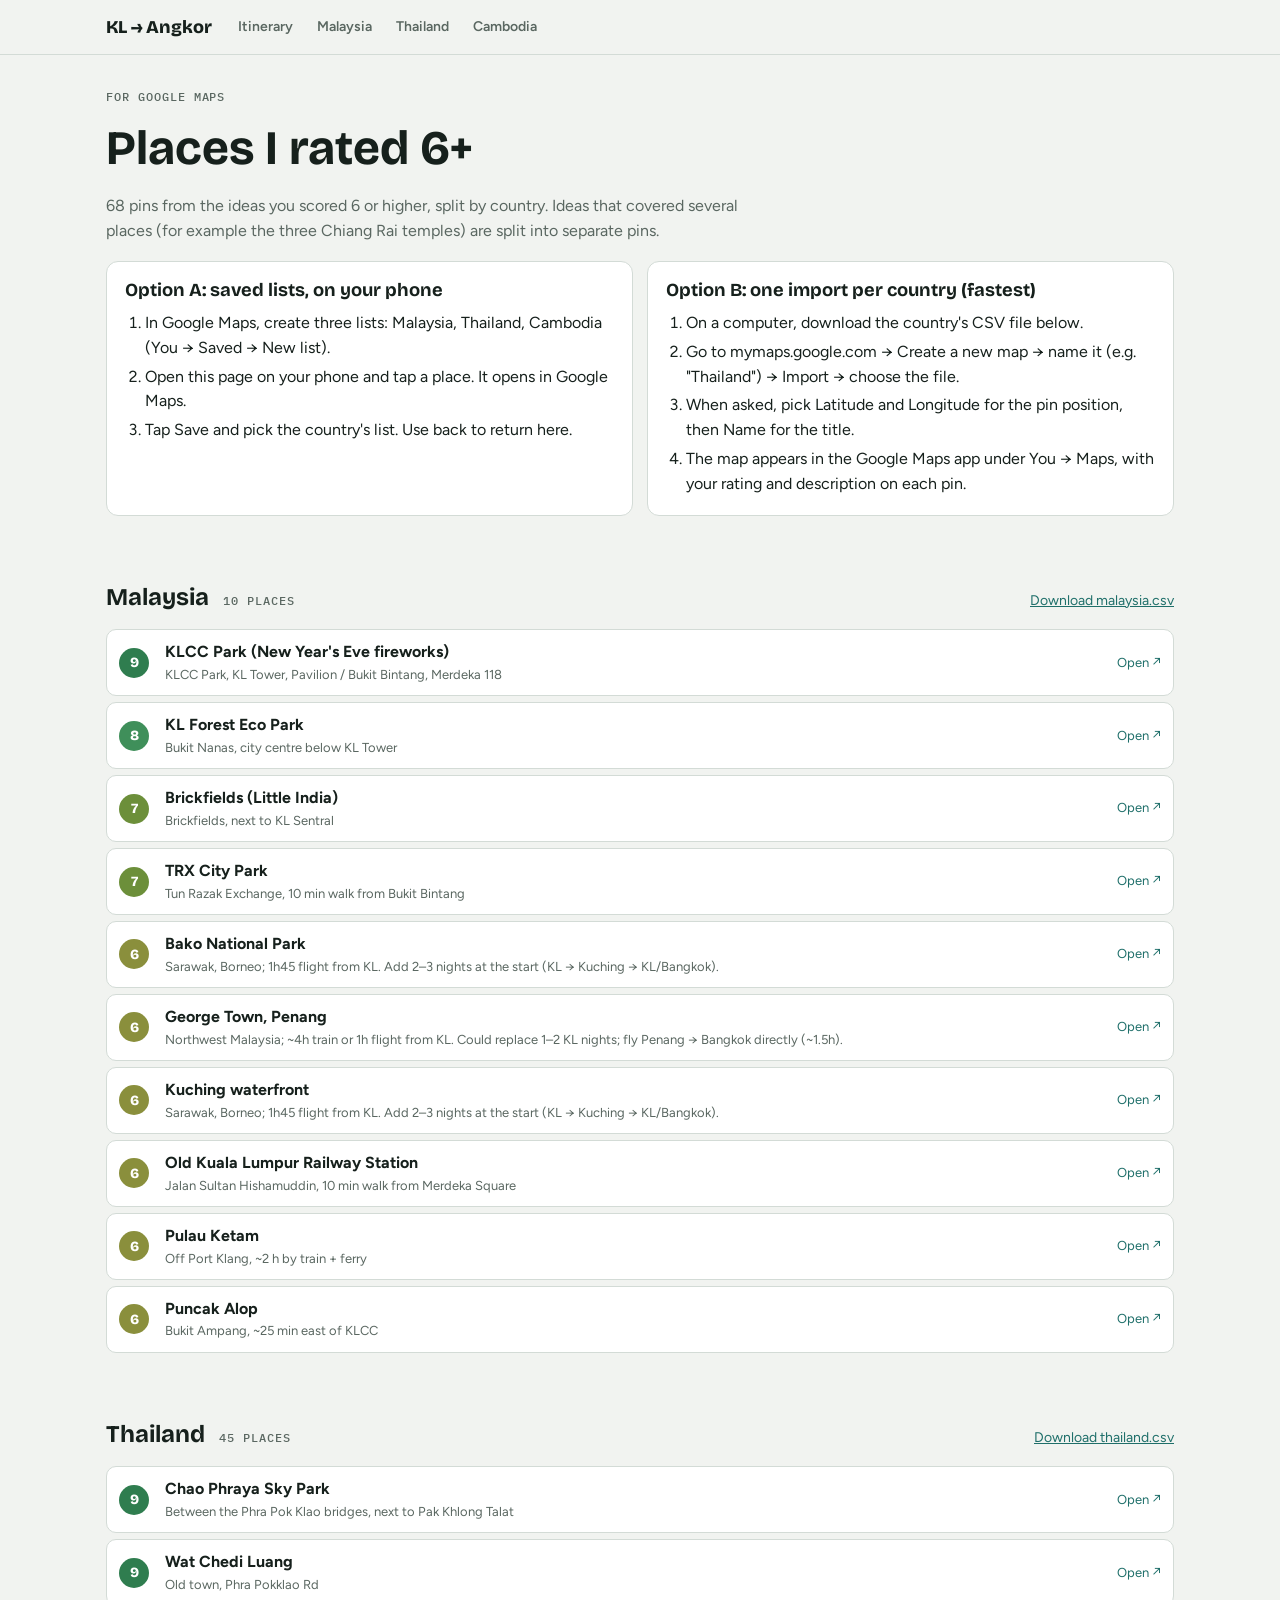
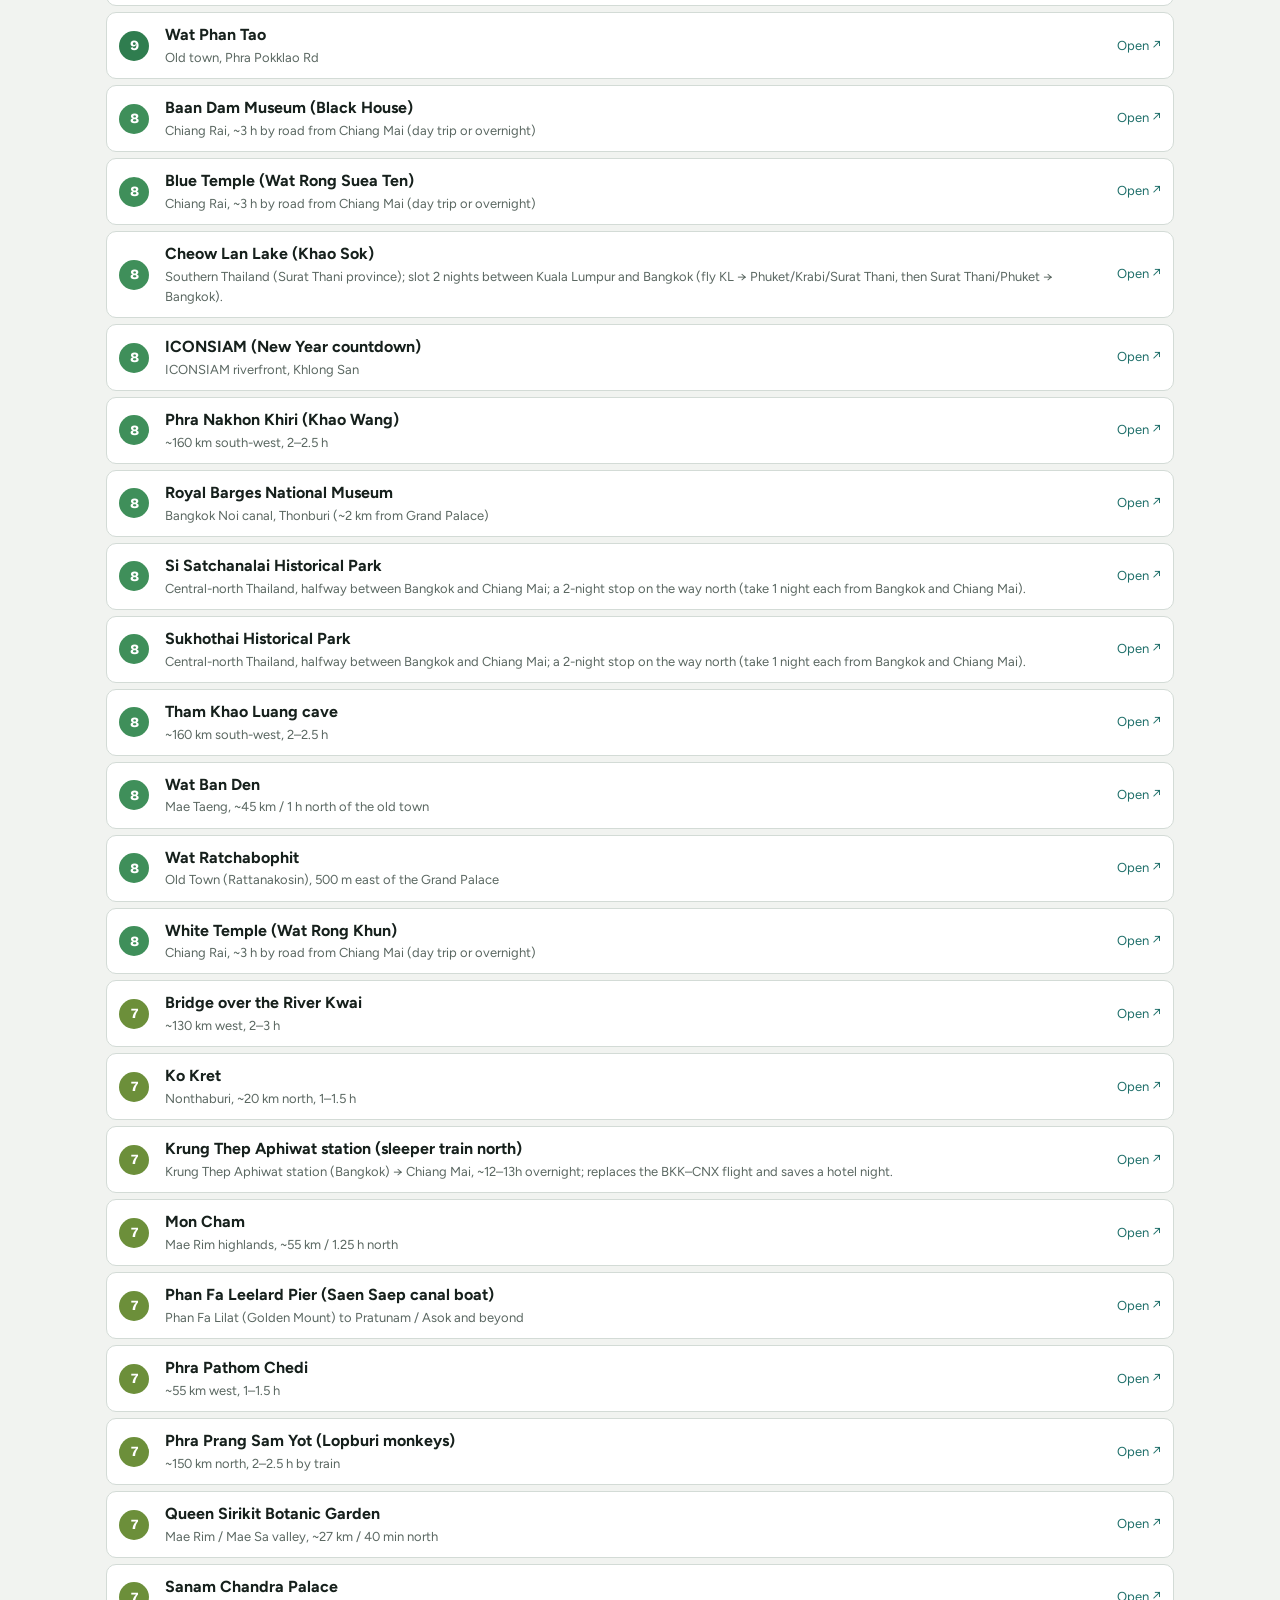
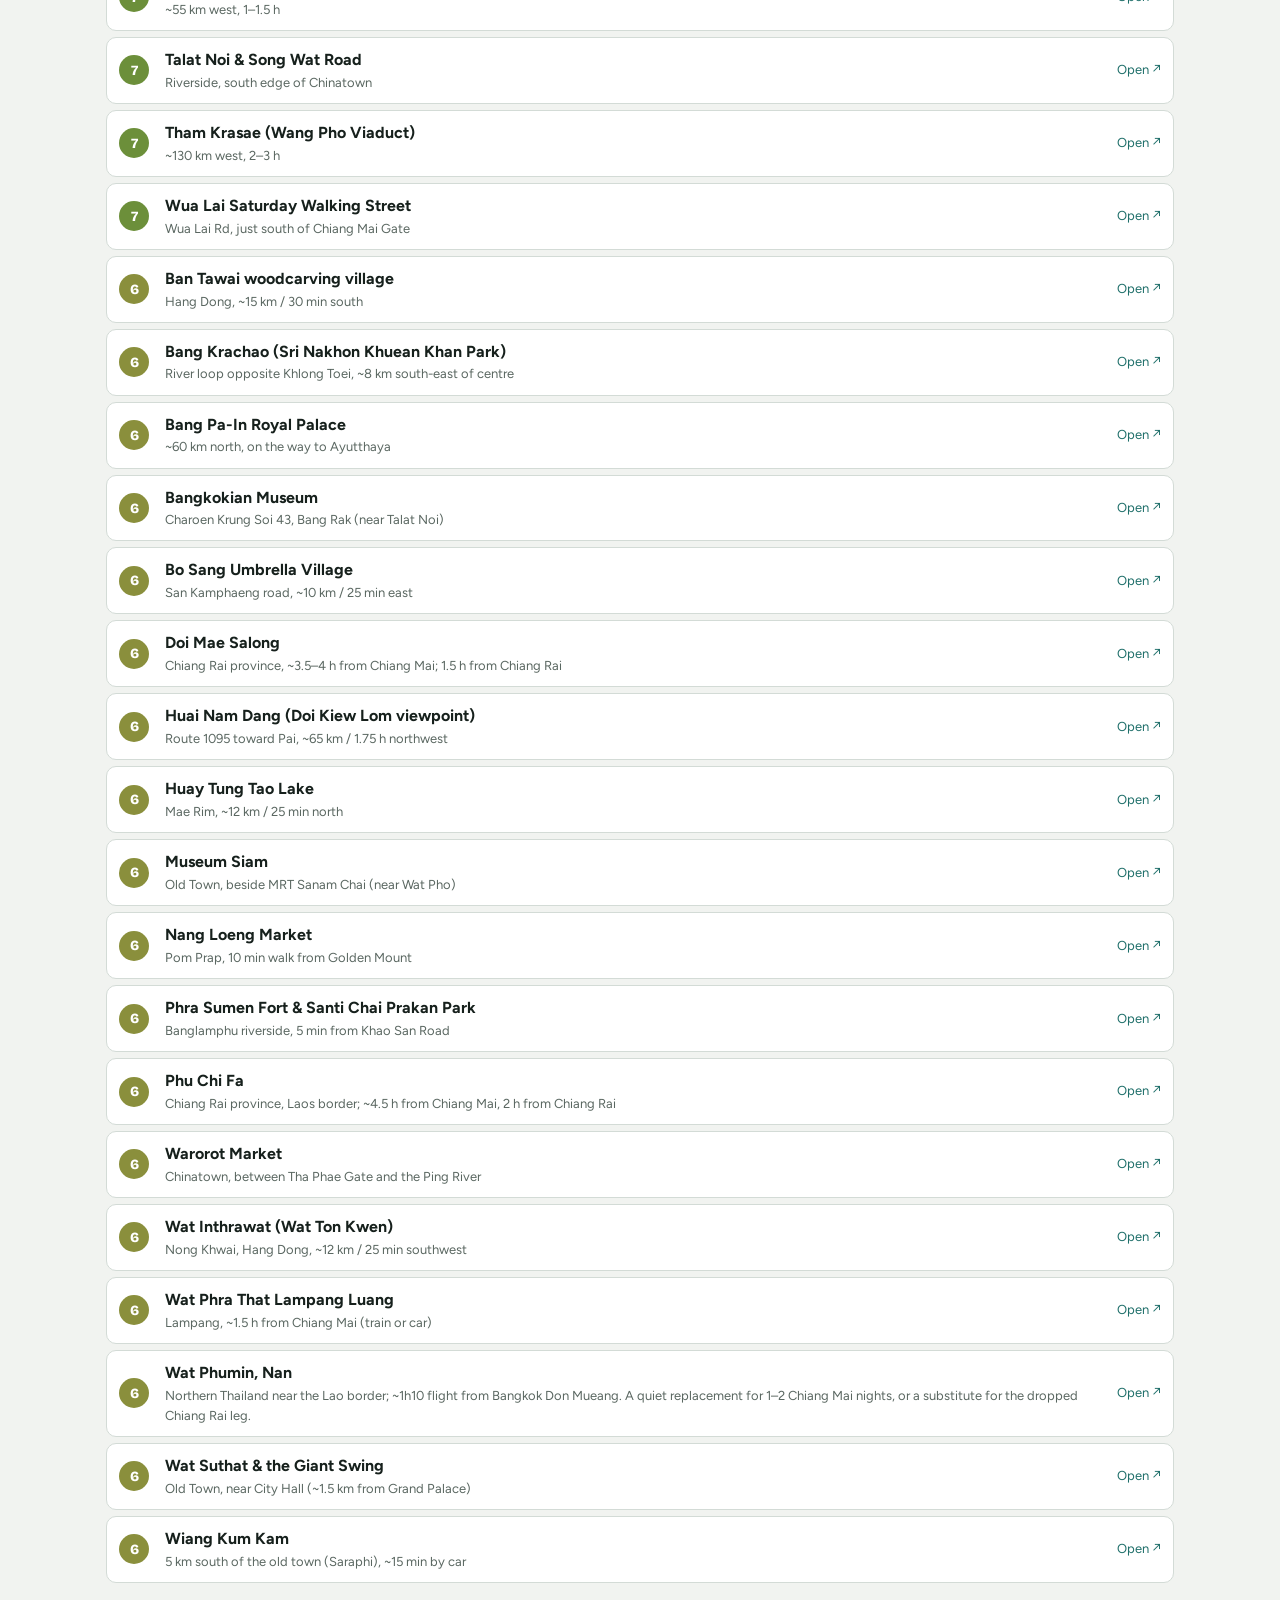
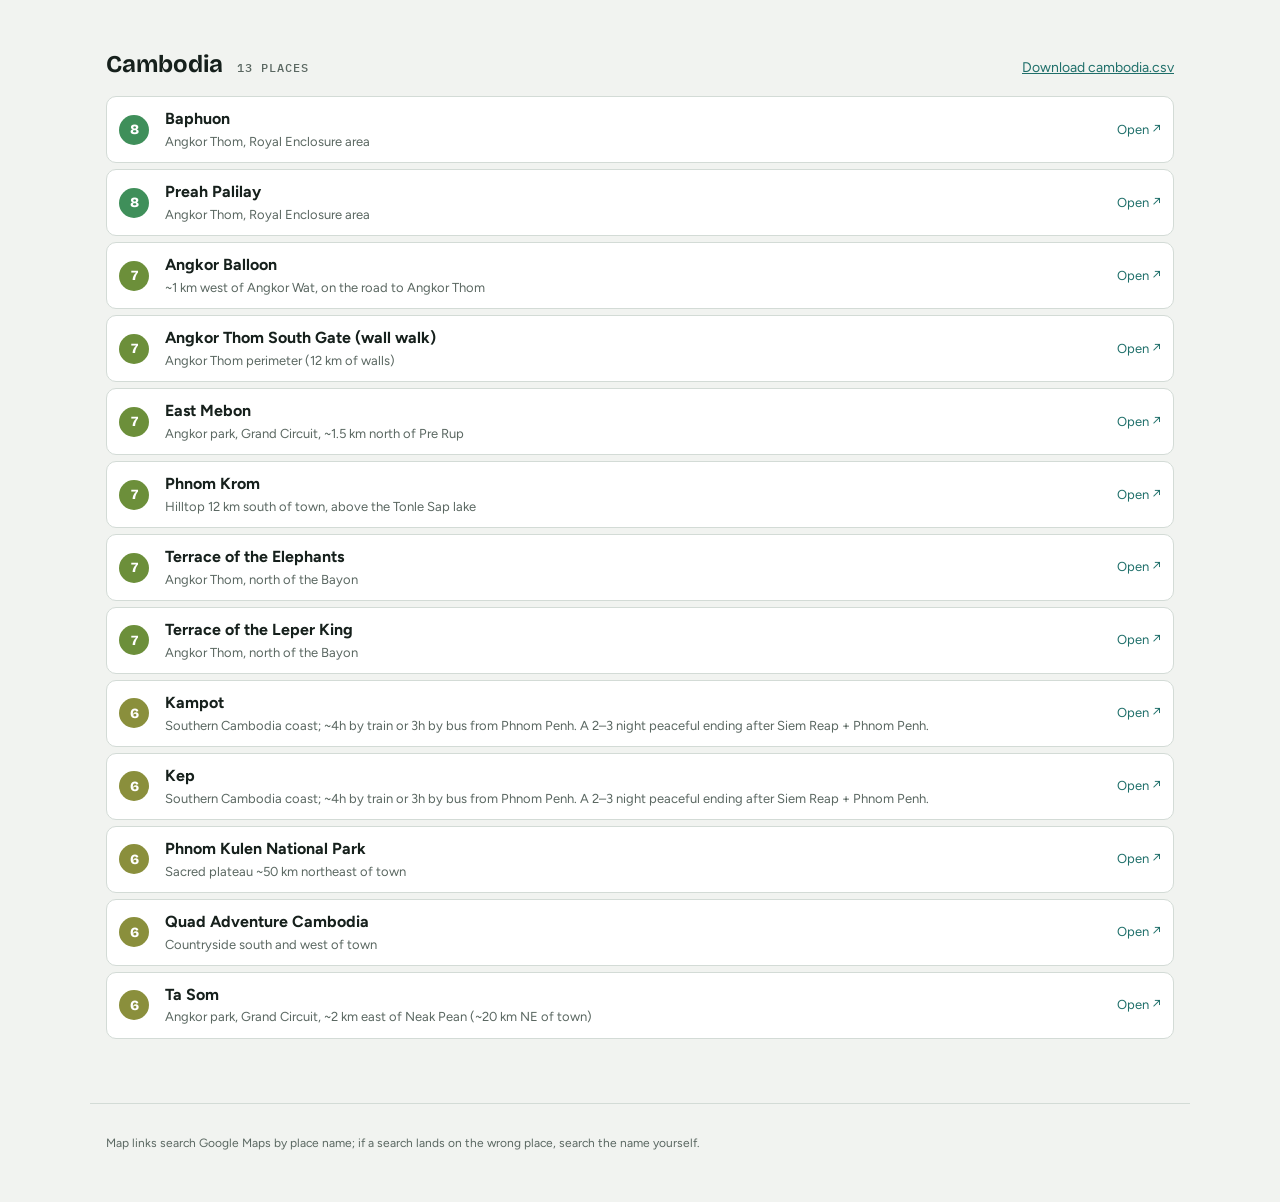
<file: docs/lists.html>
<!doctype html>
<html lang="en"><head><meta charset="utf-8"><meta name="viewport" content="width=device-width, initial-scale=1, viewport-fit=cover">
<title>Places I Rated 6+</title>
<link rel="preconnect" href="https://fonts.googleapis.com"><link rel="preconnect" href="https://fonts.gstatic.com" crossorigin>
<link rel="stylesheet" href="https://fonts.googleapis.com/css2?family=Bricolage+Grotesque:opsz,wght@12..96,600;12..96,800&family=Figtree:wght@400;600&family=IBM+Plex+Mono:wght@500&display=swap">
<link rel="stylesheet" href="style.css">
<style>
.cty { display: flex; flex-wrap: wrap; align-items: baseline; gap: 6px 14px; }
.dl { margin-left: auto; font-size: 14px; }
.plist { list-style: none; margin: 0; padding: 0; display: grid; gap: 6px; }
.place { display: grid; grid-template-columns: 34px 1fr auto; gap: 12px; align-items: center; text-decoration: none; color: var(--ink);
  background: var(--surface); border: 1px solid var(--line); border-radius: 10px; padding: 10px 12px; }
.place:hover { border-color: var(--accent); }
.nm { display: grid; min-width: 0; } .nm small { color: var(--muted); font-size: 13px; overflow-wrap: anywhere; }
.sc { width: 30px; height: 30px; border-radius: 50%; display: grid; place-items: center; color: #fff; font: 800 14px var(--font-display); background: #8a8f3c; }
.sc.s9, .sc.s10 { background: #2f7d4f; } .sc.s8 { background: #3f8f5a; } .sc.s7 { background: #6c8f3a; }
.go { font-size: 13px; color: var(--river); white-space: nowrap; }
.how { display: grid; gap: 14px; grid-template-columns: repeat(auto-fit, minmax(min(100%, 320px), 1fr)); }
.how ol { margin: 0; padding-left: 20px; display: grid; gap: 4px; }
</style></head><body>
<nav class="topnav"><div class="wrap navrow"><a class="brand" href="./">KL → Angkor</a>
<div class="navlinks"><a href="./">Itinerary</a><a href="#malaysia">Malaysia</a><a href="#thailand">Thailand</a><a href="#cambodia">Cambodia</a></div></div></nav>
<main class="wrap">
<section class="section"><span class="eyebrow">For Google Maps</span><h1 style="font-size:clamp(2rem,5vw,3rem)">Places I rated 6+</h1>
<p class="lede">68 pins from the ideas you scored 6 or higher, split by country. Ideas that covered several places (for example the three Chiang Rai temples) are split into separate pins.</p>
<div class="how">
 <div class="panel prose"><h3>Option A: saved lists, on your phone</h3><ol>
  <li>In Google Maps, create three lists: Malaysia, Thailand, Cambodia (You → Saved → New list).</li>
  <li>Open this page on your phone and tap a place. It opens in Google Maps.</li>
  <li>Tap Save and pick the country's list. Use back to return here.</li></ol></div>
 <div class="panel prose"><h3>Option B: one import per country (fastest)</h3><ol>
  <li>On a computer, download the country's CSV file below.</li>
  <li>Go to mymaps.google.com → Create a new map → name it (e.g. "Thailand") → Import → choose the file.</li>
  <li>When asked, pick Latitude and Longitude for the pin position, then Name for the title.</li>
  <li>The map appears in the Google Maps app under You → Maps, with your rating and description on each pin.</li></ol></div>
</div></section>
<section class="section" id="malaysia">
  <div class="cty"><h2>Malaysia</h2><span class="eyebrow">10 places</span>
  <a class="dl" href="exports/malaysia.csv" download>Download malaysia.csv</a></div>
  <ol class="plist"><li><a class="place" href="https://www.google.com/maps/search/?api=1&amp;query=KLCC%20Park%2C%20Kuala%20Lumpur%2C%20Malaysia" target="_blank" rel="noopener"><span class="sc s9">9</span><span class="nm"><b>KLCC Park (New Year&#x27;s Eve fireworks)</b><small>KLCC Park, KL Tower, Pavilion / Bukit Bintang, Merdeka 118</small></span><span class="go">Open ↗</span></a></li><li><a class="place" href="https://www.google.com/maps/search/?api=1&amp;query=KL%20Forest%20Eco%20Park%2C%20Kuala%20Lumpur%2C%20Malaysia" target="_blank" rel="noopener"><span class="sc s8">8</span><span class="nm"><b>KL Forest Eco Park</b><small>Bukit Nanas, city centre below KL Tower</small></span><span class="go">Open ↗</span></a></li><li><a class="place" href="https://www.google.com/maps/search/?api=1&amp;query=Little%20India%20Brickfields%2C%20Kuala%20Lumpur%2C%20Malaysia" target="_blank" rel="noopener"><span class="sc s7">7</span><span class="nm"><b>Brickfields (Little India)</b><small>Brickfields, next to KL Sentral</small></span><span class="go">Open ↗</span></a></li><li><a class="place" href="https://www.google.com/maps/search/?api=1&amp;query=TRX%20City%20Park%2C%20Kuala%20Lumpur%2C%20Malaysia" target="_blank" rel="noopener"><span class="sc s7">7</span><span class="nm"><b>TRX City Park</b><small>Tun Razak Exchange, 10 min walk from Bukit Bintang</small></span><span class="go">Open ↗</span></a></li><li><a class="place" href="https://www.google.com/maps/search/?api=1&amp;query=Bako%20National%20Park%2C%20Sarawak%2C%20Malaysia" target="_blank" rel="noopener"><span class="sc s6">6</span><span class="nm"><b>Bako National Park</b><small>Sarawak, Borneo; 1h45 flight from KL. Add 2–3 nights at the start (KL → Kuching → KL/Bangkok).</small></span><span class="go">Open ↗</span></a></li><li><a class="place" href="https://www.google.com/maps/search/?api=1&amp;query=George%20Town%2C%20Penang%2C%20Malaysia" target="_blank" rel="noopener"><span class="sc s6">6</span><span class="nm"><b>George Town, Penang</b><small>Northwest Malaysia; ~4h train or 1h flight from KL. Could replace 1–2 KL nights; fly Penang → Bangkok directly (~1.5h).</small></span><span class="go">Open ↗</span></a></li><li><a class="place" href="https://www.google.com/maps/search/?api=1&amp;query=Kuching%20Waterfront%2C%20Sarawak%2C%20Malaysia" target="_blank" rel="noopener"><span class="sc s6">6</span><span class="nm"><b>Kuching waterfront</b><small>Sarawak, Borneo; 1h45 flight from KL. Add 2–3 nights at the start (KL → Kuching → KL/Bangkok).</small></span><span class="go">Open ↗</span></a></li><li><a class="place" href="https://www.google.com/maps/search/?api=1&amp;query=Kuala%20Lumpur%20Railway%20Station%2C%20Jalan%20Sultan%20Hishamuddin%2C%20Malaysia" target="_blank" rel="noopener"><span class="sc s6">6</span><span class="nm"><b>Old Kuala Lumpur Railway Station</b><small>Jalan Sultan Hishamuddin, 10 min walk from Merdeka Square</small></span><span class="go">Open ↗</span></a></li><li><a class="place" href="https://www.google.com/maps/search/?api=1&amp;query=Pulau%20Ketam%2C%20Selangor%2C%20Malaysia" target="_blank" rel="noopener"><span class="sc s6">6</span><span class="nm"><b>Pulau Ketam</b><small>Off Port Klang, ~2 h by train + ferry</small></span><span class="go">Open ↗</span></a></li><li><a class="place" href="https://www.google.com/maps/search/?api=1&amp;query=Puncak%20Alop%2C%20Ampang%2C%20Malaysia" target="_blank" rel="noopener"><span class="sc s6">6</span><span class="nm"><b>Puncak Alop</b><small>Bukit Ampang, ~25 min east of KLCC</small></span><span class="go">Open ↗</span></a></li></ol></section><section class="section" id="thailand">
  <div class="cty"><h2>Thailand</h2><span class="eyebrow">45 places</span>
  <a class="dl" href="exports/thailand.csv" download>Download thailand.csv</a></div>
  <ol class="plist"><li><a class="place" href="https://www.google.com/maps/search/?api=1&amp;query=Chao%20Phraya%20Sky%20Park%2C%20Bangkok%2C%20Thailand" target="_blank" rel="noopener"><span class="sc s9">9</span><span class="nm"><b>Chao Phraya Sky Park</b><small>Between the Phra Pok Klao bridges, next to Pak Khlong Talat</small></span><span class="go">Open ↗</span></a></li><li><a class="place" href="https://www.google.com/maps/search/?api=1&amp;query=Wat%20Chedi%20Luang%2C%20Chiang%20Mai%2C%20Thailand" target="_blank" rel="noopener"><span class="sc s9">9</span><span class="nm"><b>Wat Chedi Luang</b><small>Old town, Phra Pokklao Rd</small></span><span class="go">Open ↗</span></a></li><li><a class="place" href="https://www.google.com/maps/search/?api=1&amp;query=Wat%20Phan%20Tao%2C%20Chiang%20Mai%2C%20Thailand" target="_blank" rel="noopener"><span class="sc s9">9</span><span class="nm"><b>Wat Phan Tao</b><small>Old town, Phra Pokklao Rd</small></span><span class="go">Open ↗</span></a></li><li><a class="place" href="https://www.google.com/maps/search/?api=1&amp;query=Baan%20Dam%20Museum%2C%20Chiang%20Rai%2C%20Thailand" target="_blank" rel="noopener"><span class="sc s8">8</span><span class="nm"><b>Baan Dam Museum (Black House)</b><small>Chiang Rai, ~3 h by road from Chiang Mai (day trip or overnight)</small></span><span class="go">Open ↗</span></a></li><li><a class="place" href="https://www.google.com/maps/search/?api=1&amp;query=Wat%20Rong%20Suea%20Ten%2C%20Chiang%20Rai%2C%20Thailand" target="_blank" rel="noopener"><span class="sc s8">8</span><span class="nm"><b>Blue Temple (Wat Rong Suea Ten)</b><small>Chiang Rai, ~3 h by road from Chiang Mai (day trip or overnight)</small></span><span class="go">Open ↗</span></a></li><li><a class="place" href="https://www.google.com/maps/search/?api=1&amp;query=Cheow%20Lan%20Lake%2C%20Surat%20Thani%2C%20Thailand" target="_blank" rel="noopener"><span class="sc s8">8</span><span class="nm"><b>Cheow Lan Lake (Khao Sok)</b><small>Southern Thailand (Surat Thani province); slot 2 nights between Kuala Lumpur and Bangkok (fly KL → Phuket/Krabi/Surat Thani, then Surat Thani/Phuket → Bangkok).</small></span><span class="go">Open ↗</span></a></li><li><a class="place" href="https://www.google.com/maps/search/?api=1&amp;query=ICONSIAM%2C%20Bangkok%2C%20Thailand" target="_blank" rel="noopener"><span class="sc s8">8</span><span class="nm"><b>ICONSIAM (New Year countdown)</b><small>ICONSIAM riverfront, Khlong San</small></span><span class="go">Open ↗</span></a></li><li><a class="place" href="https://www.google.com/maps/search/?api=1&amp;query=Phra%20Nakhon%20Khiri%20Historical%20Park%2C%20Phetchaburi%2C%20Thailand" target="_blank" rel="noopener"><span class="sc s8">8</span><span class="nm"><b>Phra Nakhon Khiri (Khao Wang)</b><small>~160 km south-west, 2–2.5 h</small></span><span class="go">Open ↗</span></a></li><li><a class="place" href="https://www.google.com/maps/search/?api=1&amp;query=Royal%20Barges%20National%20Museum%2C%20Bangkok%2C%20Thailand" target="_blank" rel="noopener"><span class="sc s8">8</span><span class="nm"><b>Royal Barges National Museum</b><small>Bangkok Noi canal, Thonburi (~2 km from Grand Palace)</small></span><span class="go">Open ↗</span></a></li><li><a class="place" href="https://www.google.com/maps/search/?api=1&amp;query=Si%20Satchanalai%20Historical%20Park%2C%20Thailand" target="_blank" rel="noopener"><span class="sc s8">8</span><span class="nm"><b>Si Satchanalai Historical Park</b><small>Central-north Thailand, halfway between Bangkok and Chiang Mai; a 2-night stop on the way north (take 1 night each from Bangkok and Chiang Mai).</small></span><span class="go">Open ↗</span></a></li><li><a class="place" href="https://www.google.com/maps/search/?api=1&amp;query=Sukhothai%20Historical%20Park%2C%20Thailand" target="_blank" rel="noopener"><span class="sc s8">8</span><span class="nm"><b>Sukhothai Historical Park</b><small>Central-north Thailand, halfway between Bangkok and Chiang Mai; a 2-night stop on the way north (take 1 night each from Bangkok and Chiang Mai).</small></span><span class="go">Open ↗</span></a></li><li><a class="place" href="https://www.google.com/maps/search/?api=1&amp;query=Tham%20Khao%20Luang%2C%20Phetchaburi%2C%20Thailand" target="_blank" rel="noopener"><span class="sc s8">8</span><span class="nm"><b>Tham Khao Luang cave</b><small>~160 km south-west, 2–2.5 h</small></span><span class="go">Open ↗</span></a></li><li><a class="place" href="https://www.google.com/maps/search/?api=1&amp;query=Wat%20Ban%20Den%2C%20Mae%20Taeng%2C%20Thailand" target="_blank" rel="noopener"><span class="sc s8">8</span><span class="nm"><b>Wat Ban Den</b><small>Mae Taeng, ~45 km / 1 h north of the old town</small></span><span class="go">Open ↗</span></a></li><li><a class="place" href="https://www.google.com/maps/search/?api=1&amp;query=Wat%20Ratchabophit%2C%20Bangkok%2C%20Thailand" target="_blank" rel="noopener"><span class="sc s8">8</span><span class="nm"><b>Wat Ratchabophit</b><small>Old Town (Rattanakosin), 500 m east of the Grand Palace</small></span><span class="go">Open ↗</span></a></li><li><a class="place" href="https://www.google.com/maps/search/?api=1&amp;query=Wat%20Rong%20Khun%2C%20Chiang%20Rai%2C%20Thailand" target="_blank" rel="noopener"><span class="sc s8">8</span><span class="nm"><b>White Temple (Wat Rong Khun)</b><small>Chiang Rai, ~3 h by road from Chiang Mai (day trip or overnight)</small></span><span class="go">Open ↗</span></a></li><li><a class="place" href="https://www.google.com/maps/search/?api=1&amp;query=Bridge%20over%20the%20River%20Kwai%2C%20Kanchanaburi%2C%20Thailand" target="_blank" rel="noopener"><span class="sc s7">7</span><span class="nm"><b>Bridge over the River Kwai</b><small>~130 km west, 2–3 h</small></span><span class="go">Open ↗</span></a></li><li><a class="place" href="https://www.google.com/maps/search/?api=1&amp;query=Ko%20Kret%2C%20Nonthaburi%2C%20Thailand" target="_blank" rel="noopener"><span class="sc s7">7</span><span class="nm"><b>Ko Kret</b><small>Nonthaburi, ~20 km north, 1–1.5 h</small></span><span class="go">Open ↗</span></a></li><li><a class="place" href="https://www.google.com/maps/search/?api=1&amp;query=Krung%20Thep%20Aphiwat%20Central%20Terminal%2C%20Bangkok%2C%20Thailand" target="_blank" rel="noopener"><span class="sc s7">7</span><span class="nm"><b>Krung Thep Aphiwat station (sleeper train north)</b><small>Krung Thep Aphiwat station (Bangkok) → Chiang Mai, ~12–13h overnight; replaces the BKK–CNX flight and saves a hotel night.</small></span><span class="go">Open ↗</span></a></li><li><a class="place" href="https://www.google.com/maps/search/?api=1&amp;query=Mon%20Cham%2C%20Mae%20Rim%2C%20Thailand" target="_blank" rel="noopener"><span class="sc s7">7</span><span class="nm"><b>Mon Cham</b><small>Mae Rim highlands, ~55 km / 1.25 h north</small></span><span class="go">Open ↗</span></a></li><li><a class="place" href="https://www.google.com/maps/search/?api=1&amp;query=Phan%20Fa%20Leelard%20Pier%2C%20Bangkok%2C%20Thailand" target="_blank" rel="noopener"><span class="sc s7">7</span><span class="nm"><b>Phan Fa Leelard Pier (Saen Saep canal boat)</b><small>Phan Fa Lilat (Golden Mount) to Pratunam / Asok and beyond</small></span><span class="go">Open ↗</span></a></li><li><a class="place" href="https://www.google.com/maps/search/?api=1&amp;query=Phra%20Pathom%20Chedi%2C%20Nakhon%20Pathom%2C%20Thailand" target="_blank" rel="noopener"><span class="sc s7">7</span><span class="nm"><b>Phra Pathom Chedi</b><small>~55 km west, 1–1.5 h</small></span><span class="go">Open ↗</span></a></li><li><a class="place" href="https://www.google.com/maps/search/?api=1&amp;query=Phra%20Prang%20Sam%20Yot%2C%20Lopburi%2C%20Thailand" target="_blank" rel="noopener"><span class="sc s7">7</span><span class="nm"><b>Phra Prang Sam Yot (Lopburi monkeys)</b><small>~150 km north, 2–2.5 h by train</small></span><span class="go">Open ↗</span></a></li><li><a class="place" href="https://www.google.com/maps/search/?api=1&amp;query=Queen%20Sirikit%20Botanic%20Garden%2C%20Mae%20Rim%2C%20Thailand" target="_blank" rel="noopener"><span class="sc s7">7</span><span class="nm"><b>Queen Sirikit Botanic Garden</b><small>Mae Rim / Mae Sa valley, ~27 km / 40 min north</small></span><span class="go">Open ↗</span></a></li><li><a class="place" href="https://www.google.com/maps/search/?api=1&amp;query=Sanam%20Chandra%20Palace%2C%20Nakhon%20Pathom%2C%20Thailand" target="_blank" rel="noopener"><span class="sc s7">7</span><span class="nm"><b>Sanam Chandra Palace</b><small>~55 km west, 1–1.5 h</small></span><span class="go">Open ↗</span></a></li><li><a class="place" href="https://www.google.com/maps/search/?api=1&amp;query=Talat%20Noi%2C%20Bangkok%2C%20Thailand" target="_blank" rel="noopener"><span class="sc s7">7</span><span class="nm"><b>Talat Noi &amp; Song Wat Road</b><small>Riverside, south edge of Chinatown</small></span><span class="go">Open ↗</span></a></li><li><a class="place" href="https://www.google.com/maps/search/?api=1&amp;query=Tham%20Krasae%20station%2C%20Kanchanaburi%2C%20Thailand" target="_blank" rel="noopener"><span class="sc s7">7</span><span class="nm"><b>Tham Krasae (Wang Pho Viaduct)</b><small>~130 km west, 2–3 h</small></span><span class="go">Open ↗</span></a></li><li><a class="place" href="https://www.google.com/maps/search/?api=1&amp;query=Wua%20Lai%20Walking%20Street%2C%20Chiang%20Mai%2C%20Thailand" target="_blank" rel="noopener"><span class="sc s7">7</span><span class="nm"><b>Wua Lai Saturday Walking Street</b><small>Wua Lai Rd, just south of Chiang Mai Gate</small></span><span class="go">Open ↗</span></a></li><li><a class="place" href="https://www.google.com/maps/search/?api=1&amp;query=Ban%20Tawai%2C%20Hang%20Dong%2C%20Thailand" target="_blank" rel="noopener"><span class="sc s6">6</span><span class="nm"><b>Ban Tawai woodcarving village</b><small>Hang Dong, ~15 km / 30 min south</small></span><span class="go">Open ↗</span></a></li><li><a class="place" href="https://www.google.com/maps/search/?api=1&amp;query=Sri%20Nakhon%20Khuean%20Khan%20Park%2C%20Bang%20Krachao%2C%20Thailand" target="_blank" rel="noopener"><span class="sc s6">6</span><span class="nm"><b>Bang Krachao (Sri Nakhon Khuean Khan Park)</b><small>River loop opposite Khlong Toei, ~8 km south-east of centre</small></span><span class="go">Open ↗</span></a></li><li><a class="place" href="https://www.google.com/maps/search/?api=1&amp;query=Bang%20Pa-In%20Royal%20Palace%2C%20Ayutthaya%2C%20Thailand" target="_blank" rel="noopener"><span class="sc s6">6</span><span class="nm"><b>Bang Pa-In Royal Palace</b><small>~60 km north, on the way to Ayutthaya</small></span><span class="go">Open ↗</span></a></li><li><a class="place" href="https://www.google.com/maps/search/?api=1&amp;query=Bangkokian%20Museum%2C%20Bangkok%2C%20Thailand" target="_blank" rel="noopener"><span class="sc s6">6</span><span class="nm"><b>Bangkokian Museum</b><small>Charoen Krung Soi 43, Bang Rak (near Talat Noi)</small></span><span class="go">Open ↗</span></a></li><li><a class="place" href="https://www.google.com/maps/search/?api=1&amp;query=Bo%20Sang%20Umbrella%20Village%2C%20San%20Kamphaeng%2C%20Thailand" target="_blank" rel="noopener"><span class="sc s6">6</span><span class="nm"><b>Bo Sang Umbrella Village</b><small>San Kamphaeng road, ~10 km / 25 min east</small></span><span class="go">Open ↗</span></a></li><li><a class="place" href="https://www.google.com/maps/search/?api=1&amp;query=Doi%20Mae%20Salong%2C%20Chiang%20Rai%2C%20Thailand" target="_blank" rel="noopener"><span class="sc s6">6</span><span class="nm"><b>Doi Mae Salong</b><small>Chiang Rai province, ~3.5–4 h from Chiang Mai; 1.5 h from Chiang Rai</small></span><span class="go">Open ↗</span></a></li><li><a class="place" href="https://www.google.com/maps/search/?api=1&amp;query=Huai%20Nam%20Dang%20National%20Park%2C%20Thailand" target="_blank" rel="noopener"><span class="sc s6">6</span><span class="nm"><b>Huai Nam Dang (Doi Kiew Lom viewpoint)</b><small>Route 1095 toward Pai, ~65 km / 1.75 h northwest</small></span><span class="go">Open ↗</span></a></li><li><a class="place" href="https://www.google.com/maps/search/?api=1&amp;query=Huay%20Tung%20Tao%20Lake%2C%20Chiang%20Mai%2C%20Thailand" target="_blank" rel="noopener"><span class="sc s6">6</span><span class="nm"><b>Huay Tung Tao Lake</b><small>Mae Rim, ~12 km / 25 min north</small></span><span class="go">Open ↗</span></a></li><li><a class="place" href="https://www.google.com/maps/search/?api=1&amp;query=Museum%20Siam%2C%20Bangkok%2C%20Thailand" target="_blank" rel="noopener"><span class="sc s6">6</span><span class="nm"><b>Museum Siam</b><small>Old Town, beside MRT Sanam Chai (near Wat Pho)</small></span><span class="go">Open ↗</span></a></li><li><a class="place" href="https://www.google.com/maps/search/?api=1&amp;query=Nang%20Loeng%20Market%2C%20Bangkok%2C%20Thailand" target="_blank" rel="noopener"><span class="sc s6">6</span><span class="nm"><b>Nang Loeng Market</b><small>Pom Prap, 10 min walk from Golden Mount</small></span><span class="go">Open ↗</span></a></li><li><a class="place" href="https://www.google.com/maps/search/?api=1&amp;query=Phra%20Sumen%20Fort%2C%20Bangkok%2C%20Thailand" target="_blank" rel="noopener"><span class="sc s6">6</span><span class="nm"><b>Phra Sumen Fort &amp; Santi Chai Prakan Park</b><small>Banglamphu riverside, 5 min from Khao San Road</small></span><span class="go">Open ↗</span></a></li><li><a class="place" href="https://www.google.com/maps/search/?api=1&amp;query=Phu%20Chi%20Fa%2C%20Chiang%20Rai%2C%20Thailand" target="_blank" rel="noopener"><span class="sc s6">6</span><span class="nm"><b>Phu Chi Fa</b><small>Chiang Rai province, Laos border; ~4.5 h from Chiang Mai, 2 h from Chiang Rai</small></span><span class="go">Open ↗</span></a></li><li><a class="place" href="https://www.google.com/maps/search/?api=1&amp;query=Warorot%20Market%2C%20Chiang%20Mai%2C%20Thailand" target="_blank" rel="noopener"><span class="sc s6">6</span><span class="nm"><b>Warorot Market</b><small>Chinatown, between Tha Phae Gate and the Ping River</small></span><span class="go">Open ↗</span></a></li><li><a class="place" href="https://www.google.com/maps/search/?api=1&amp;query=Wat%20Ton%20Kwen%2C%20Chiang%20Mai%2C%20Thailand" target="_blank" rel="noopener"><span class="sc s6">6</span><span class="nm"><b>Wat Inthrawat (Wat Ton Kwen)</b><small>Nong Khwai, Hang Dong, ~12 km / 25 min southwest</small></span><span class="go">Open ↗</span></a></li><li><a class="place" href="https://www.google.com/maps/search/?api=1&amp;query=Wat%20Phra%20That%20Lampang%20Luang%2C%20Lampang%2C%20Thailand" target="_blank" rel="noopener"><span class="sc s6">6</span><span class="nm"><b>Wat Phra That Lampang Luang</b><small>Lampang, ~1.5 h from Chiang Mai (train or car)</small></span><span class="go">Open ↗</span></a></li><li><a class="place" href="https://www.google.com/maps/search/?api=1&amp;query=Wat%20Phumin%2C%20Nan%2C%20Thailand" target="_blank" rel="noopener"><span class="sc s6">6</span><span class="nm"><b>Wat Phumin, Nan</b><small>Northern Thailand near the Lao border; ~1h10 flight from Bangkok Don Mueang. A quiet replacement for 1–2 Chiang Mai nights, or a substitute for the dropped Chiang Rai leg.</small></span><span class="go">Open ↗</span></a></li><li><a class="place" href="https://www.google.com/maps/search/?api=1&amp;query=Wat%20Suthat%2C%20Bangkok%2C%20Thailand" target="_blank" rel="noopener"><span class="sc s6">6</span><span class="nm"><b>Wat Suthat &amp; the Giant Swing</b><small>Old Town, near City Hall (~1.5 km from Grand Palace)</small></span><span class="go">Open ↗</span></a></li><li><a class="place" href="https://www.google.com/maps/search/?api=1&amp;query=Wiang%20Kum%20Kam%2C%20Chiang%20Mai%2C%20Thailand" target="_blank" rel="noopener"><span class="sc s6">6</span><span class="nm"><b>Wiang Kum Kam</b><small>5 km south of the old town (Saraphi), ~15 min by car</small></span><span class="go">Open ↗</span></a></li></ol></section><section class="section" id="cambodia">
  <div class="cty"><h2>Cambodia</h2><span class="eyebrow">13 places</span>
  <a class="dl" href="exports/cambodia.csv" download>Download cambodia.csv</a></div>
  <ol class="plist"><li><a class="place" href="https://www.google.com/maps/search/?api=1&amp;query=Baphuon%2C%20Angkor%20Thom%2C%20Cambodia" target="_blank" rel="noopener"><span class="sc s8">8</span><span class="nm"><b>Baphuon</b><small>Angkor Thom, Royal Enclosure area</small></span><span class="go">Open ↗</span></a></li><li><a class="place" href="https://www.google.com/maps/search/?api=1&amp;query=Preah%20Palilay%2C%20Angkor%20Thom%2C%20Cambodia" target="_blank" rel="noopener"><span class="sc s8">8</span><span class="nm"><b>Preah Palilay</b><small>Angkor Thom, Royal Enclosure area</small></span><span class="go">Open ↗</span></a></li><li><a class="place" href="https://www.google.com/maps/search/?api=1&amp;query=Angkor%20Balloon%2C%20Siem%20Reap%2C%20Cambodia" target="_blank" rel="noopener"><span class="sc s7">7</span><span class="nm"><b>Angkor Balloon</b><small>~1 km west of Angkor Wat, on the road to Angkor Thom</small></span><span class="go">Open ↗</span></a></li><li><a class="place" href="https://www.google.com/maps/search/?api=1&amp;query=South%20Gate%2C%20Angkor%20Thom%2C%20Cambodia" target="_blank" rel="noopener"><span class="sc s7">7</span><span class="nm"><b>Angkor Thom South Gate (wall walk)</b><small>Angkor Thom perimeter (12 km of walls)</small></span><span class="go">Open ↗</span></a></li><li><a class="place" href="https://www.google.com/maps/search/?api=1&amp;query=East%20Mebon%2C%20Angkor%2C%20Cambodia" target="_blank" rel="noopener"><span class="sc s7">7</span><span class="nm"><b>East Mebon</b><small>Angkor park, Grand Circuit, ~1.5 km north of Pre Rup</small></span><span class="go">Open ↗</span></a></li><li><a class="place" href="https://www.google.com/maps/search/?api=1&amp;query=Phnom%20Krom%2C%20Siem%20Reap%2C%20Cambodia" target="_blank" rel="noopener"><span class="sc s7">7</span><span class="nm"><b>Phnom Krom</b><small>Hilltop 12 km south of town, above the Tonle Sap lake</small></span><span class="go">Open ↗</span></a></li><li><a class="place" href="https://www.google.com/maps/search/?api=1&amp;query=Terrace%20of%20the%20Elephants%2C%20Angkor%20Thom%2C%20Cambodia" target="_blank" rel="noopener"><span class="sc s7">7</span><span class="nm"><b>Terrace of the Elephants</b><small>Angkor Thom, north of the Bayon</small></span><span class="go">Open ↗</span></a></li><li><a class="place" href="https://www.google.com/maps/search/?api=1&amp;query=Terrace%20of%20the%20Leper%20King%2C%20Angkor%20Thom%2C%20Cambodia" target="_blank" rel="noopener"><span class="sc s7">7</span><span class="nm"><b>Terrace of the Leper King</b><small>Angkor Thom, north of the Bayon</small></span><span class="go">Open ↗</span></a></li><li><a class="place" href="https://www.google.com/maps/search/?api=1&amp;query=Kampot%2C%20Cambodia%2C%20Cambodia" target="_blank" rel="noopener"><span class="sc s6">6</span><span class="nm"><b>Kampot</b><small>Southern Cambodia coast; ~4h by train or 3h by bus from Phnom Penh. A 2–3 night peaceful ending after Siem Reap + Phnom Penh.</small></span><span class="go">Open ↗</span></a></li><li><a class="place" href="https://www.google.com/maps/search/?api=1&amp;query=Kep%2C%20Cambodia%2C%20Cambodia" target="_blank" rel="noopener"><span class="sc s6">6</span><span class="nm"><b>Kep</b><small>Southern Cambodia coast; ~4h by train or 3h by bus from Phnom Penh. A 2–3 night peaceful ending after Siem Reap + Phnom Penh.</small></span><span class="go">Open ↗</span></a></li><li><a class="place" href="https://www.google.com/maps/search/?api=1&amp;query=Phnom%20Kulen%20National%20Park%2C%20Cambodia" target="_blank" rel="noopener"><span class="sc s6">6</span><span class="nm"><b>Phnom Kulen National Park</b><small>Sacred plateau ~50 km northeast of town</small></span><span class="go">Open ↗</span></a></li><li><a class="place" href="https://www.google.com/maps/search/?api=1&amp;query=Quad%20Adventure%20Cambodia%2C%20Siem%20Reap%2C%20Cambodia" target="_blank" rel="noopener"><span class="sc s6">6</span><span class="nm"><b>Quad Adventure Cambodia</b><small>Countryside south and west of town</small></span><span class="go">Open ↗</span></a></li><li><a class="place" href="https://www.google.com/maps/search/?api=1&amp;query=Ta%20Som%2C%20Angkor%2C%20Cambodia" target="_blank" rel="noopener"><span class="sc s6">6</span><span class="nm"><b>Ta Som</b><small>Angkor park, Grand Circuit, ~2 km east of Neak Pean (~20 km NE of town)</small></span><span class="go">Open ↗</span></a></li></ol></section>
</main>
<footer class="wrap site-foot"><span>Map links search Google Maps by place name; if a search lands on the wrong place, search the name yourself.</span></footer>
</body></html>
</file>
<file: docs/style.css>
/* Layout: sticky top nav; each view = hero band + content column (max 1100px).
   Days are a vertical timeline: day header, day map, then stop cards on a rail. */
:root {
  --bg: #f1f3f0;
  --surface: #ffffff;
  --surface-2: #e7ece8;
  --ink: #16201c;
  --muted: #5a6761;
  --line: #d3dbd6;
  --accent: #c7700f;        /* saffron */
  --river: #1f6f6a;         /* Mekong teal */
  --warn-bg: #fbefd9;
  --warn-ink: #7a4a05;
  --kl: #2a5db0;            /* Petronas night blue */
  --bkk: #b8860b;           /* temple gilt */
  --cm: #3f7d3a;            /* Lanna forest */
  --sr: #a4502f;            /* laterite */
  --font-display: "Bricolage Grotesque", "Segoe UI", system-ui, sans-serif;
  --font-body: "Figtree", "Segoe UI", system-ui, sans-serif;
  --font-mono: "IBM Plex Mono", ui-monospace, Consolas, monospace;
  --radius: 12px;
  color-scheme: light;
}
@media (prefers-color-scheme: dark) {
  :root {
    --bg: #0f1513; --surface: #171f1c; --surface-2: #1f2925; --ink: #e7eee9; --muted: #9aa9a2; --line: #2b3732; --accent: #e8922f; --river: #62bab2;
    --warn-bg: #3a2a10; --warn-ink: #f2c77a;
    --kl: #6f9be6; --bkk: #e0b54a; --cm: #7dbb72; --sr: #e08a64;
    color-scheme: dark;
  }
}
* { box-sizing: border-box; }
html { scroll-padding-top: 64px; }
body { overflow-x: hidden; margin: 0; background: var(--bg); color: var(--ink); font: 16px/1.55 var(--font-body); }
a { color: var(--river); }
img { max-width: 100%; }
.wrap { max-width: 1100px; margin: 0 auto; padding-left: max(16px, env(safe-area-inset-left, 0px)); padding-right: max(16px, env(safe-area-inset-right, 0px)); }
.loading { padding-block: 80px; color: var(--muted); }
h1, h2, h3, h4 { font-family: var(--font-display); line-height: 1.12; text-wrap: balance; margin: 0; }
.eyebrow { font: 500 12px var(--font-mono); letter-spacing: .08em; text-transform: uppercase; color: var(--muted); }

/* nav */
.topnav { position: sticky; top: 0; z-index: 1000; background: color-mix(in srgb, var(--bg) 90%, transparent); backdrop-filter: blur(10px); border-bottom: 1px solid var(--line); }
.navrow { display: flex; align-items: center; gap: 16px; min-height: 54px; }
.brand { font: 800 18px var(--font-display); color: var(--ink); text-decoration: none; white-space: nowrap; }
.navlinks { display: flex; gap: 4px; overflow-x: auto; scrollbar-width: none; min-width: 0; flex: 1; }
.navlinks a { flex: none; text-decoration: none; color: var(--muted); font-weight: 600; font-size: 14px; padding: 6px 10px; border-radius: 8px; display: inline-flex; gap: 6px; align-items: center; }
.navlinks a .dot { width: 8px; height: 8px; border-radius: 50%; }
.navlinks a[aria-current="page"] { background: var(--ink); color: var(--bg); }

/* hero */
.hero { position: relative; color: #fff; background: #1a2320; overflow: hidden; }
.hero img.bg { position: absolute; inset: 0; width: 100%; height: 100%; object-fit: cover; opacity: .55; }
.hero::after { content: ""; position: absolute; inset: 0; background: linear-gradient(180deg, rgba(0,0,0,.05) 30%, rgba(0,0,0,.65)); }
.hero .wrap { position: relative; z-index: 1; padding-block: 72px 44px; display: grid; gap: 10px; }
.hero h1 { font-size: clamp(2.2rem, 6vw, 4rem); font-weight: 800; letter-spacing: -0.02em; }
.hero p { max-width: 62ch; margin: 0; font-size: 1.05rem; color: rgba(255,255,255,.9); }
.hero .eyebrow { color: rgba(255,255,255,.8); }
.hero .credit { position: absolute; right: 8px; bottom: 8px; z-index: 1; font-size: 10px; color: rgba(255,255,255,.6); max-width: calc(100% - 16px); white-space: nowrap; overflow: hidden; text-overflow: ellipsis; }

/* overview */
.section { padding-block: 34px; display: grid; gap: 18px; }
.section > h2 { font-size: 1.7rem; }
.lede { max-width: 68ch; color: var(--muted); margin: 0; }
.strip { display: grid; grid-template-columns: repeat(var(--n, 17), minmax(0, 1fr)); gap: 3px; }
.strip a { text-decoration: none; color: var(--ink); background: var(--surface); border: 1px solid var(--line); border-top: 4px solid var(--c); border-radius: 6px; padding: 6px 4px; display: grid; gap: 2px; text-align: center; min-width: 0; }
.strip a:hover { border-color: var(--c); }
.strip .d { font: 500 11px var(--font-mono); color: var(--muted); }
.strip .n { font: 800 15px var(--font-display); }
.strip .c { font: 500 10px var(--font-mono); color: var(--c); }
@media (max-width: 720px) { .strip { grid-template-columns: repeat(6, minmax(0, 1fr)); } }
.bigmap { height: 440px; border-radius: var(--radius); border: 1px solid var(--line); overflow: hidden; }
.citymap { height: 380px; border-radius: var(--radius); border: 1px solid var(--line); overflow: hidden; }
.daymap { height: 280px; border-radius: var(--radius); border: 1px solid var(--line); overflow: hidden; }
.leaflet-container { background: var(--surface-2); font-family: var(--font-body); }
.cities { display: grid; grid-template-columns: repeat(auto-fill, minmax(min(100%, 240px), 1fr)); gap: 14px; }
.citycard { text-decoration: none; color: var(--ink); background: var(--surface); border: 1px solid var(--line); border-radius: var(--radius); overflow: hidden; display: grid; }
.citycard img { aspect-ratio: 16/10; object-fit: cover; width: 100%; display: block; }
.citycard .t { padding: 12px 14px 14px; display: grid; gap: 4px; border-top: 4px solid var(--c); }
.citycard h3 { font-size: 1.2rem; }
.citycard span { font-size: 14px; color: var(--muted); }

/* tables & panels */
.panel { background: var(--surface); border: 1px solid var(--line); border-radius: var(--radius); padding: 18px; display: grid; gap: 10px; min-width: 0; align-content: start; }
.panel h3 { font-size: 1.15rem; }
.panel p { margin: 0; }
.grid2 { display: grid; grid-template-columns: repeat(auto-fit, minmax(min(100%, 320px), 1fr)); gap: 14px; }
.tablewrap { overflow-x: auto; }
table.legs { border-collapse: collapse; width: 100%; font-size: 14px; }
table.legs th, table.legs td { text-align: left; padding: 8px 10px; border-bottom: 1px solid var(--line); vertical-align: top; }
table.legs th { font: 500 11px var(--font-mono); text-transform: uppercase; letter-spacing: .06em; color: var(--muted); }
.checklist { list-style: none; margin: 0; padding: 0; display: grid; gap: 8px; }
.checklist label { display: flex; gap: 10px; align-items: flex-start; cursor: pointer; }
.checklist input { margin-top: 4px; accent-color: var(--accent); width: 16px; height: 16px; }
.checklist input:checked + span { color: var(--muted); text-decoration: line-through; }
.prose p { margin: 0 0 8px; }
.prose ul { margin: 0; padding-left: 20px; }

/* city view */
.cityhead { display: grid; gap: 18px; padding-block: 28px 8px; }
.stay { display: grid; grid-template-columns: repeat(auto-fit, minmax(min(100%, 250px), 1fr)); gap: 12px; }
.stay .panel { border-top: 4px solid var(--c); }
.kv { display: grid; grid-template-columns: max-content 1fr; gap: 6px 14px; font-size: 14px; }
.kv dt { font: 500 11px var(--font-mono); text-transform: uppercase; letter-spacing: .06em; color: var(--muted); padding-top: 3px; }
.kv dd { margin: 0; min-width: 0; overflow-wrap: anywhere; }
@media (max-width: 560px) { .kv { grid-template-columns: minmax(0, 1fr); } .kv dt { padding-top: 8px; } }
.daynav { display: flex; flex-wrap: wrap; gap: 6px; }
.daynav a { text-decoration: none; font: 600 13px var(--font-body); color: var(--ink); background: var(--surface); border: 1px solid var(--line); border-radius: 999px; padding: 5px 12px; }
.daynav a:hover { border-color: var(--c); }

.day { padding-block: 28px; border-top: 1px solid var(--line); display: grid; gap: 16px; scroll-margin-top: 56px; }
.stop { scroll-margin-top: 70px; }
@media (max-width: 560px) { .stop { grid-template-columns: 30px 1fr; gap: 8px; } .stop .num { width: 26px; height: 26px; font-size: 12px; } .card .body { padding: 14px; } }
.dayhead { display: grid; gap: 6px; }
.dayhead .tag { display: inline-flex; gap: 8px; align-items: center; font: 500 13px var(--font-mono); color: var(--c); }
.dayhead .tag b { background: var(--c); color: #fff; padding: 2px 8px; border-radius: 6px; font-weight: 500; }
.dayhead h2 { font-size: clamp(1.5rem, 3.4vw, 2.1rem); }
.dayhead p { margin: 0; max-width: 70ch; color: var(--muted); }
.notes { margin: 0; padding: 12px 16px 12px 32px; background: var(--surface-2); border-radius: 10px; font-size: 14px; display: grid; gap: 4px; }
.notes li.changed::marker { color: var(--accent); }

.stops { list-style: none; margin: 0; padding: 0; display: grid; gap: 14px; position: relative; }
.stop { display: grid; grid-template-columns: 44px 1fr; gap: 12px; }
.stop .rail { display: flex; flex-direction: column; align-items: center; }
.stop .num { width: 32px; height: 32px; border-radius: 50%; background: var(--c); color: #fff; display: grid; place-items: center; font: 800 14px var(--font-display); flex: none; }
.stop.optional .num { background: var(--surface); color: var(--c); border: 2px dashed var(--c); }
.stop .rail::after { content: ""; flex: 1; width: 2px; background: var(--line); margin-top: 6px; }
.stop:last-child .rail::after { display: none; }
.card { background: var(--surface); border: 1px solid var(--line); border-radius: var(--radius); overflow: hidden; display: grid; grid-template-columns: minmax(0, 1fr); min-width: 0; }
.card.withimg { grid-template-columns: minmax(0, 1.25fr) minmax(0, 1fr); }
@media (max-width: 760px) { .card.withimg { grid-template-columns: minmax(0, 1fr); } }
.card .body { padding: 16px 18px; display: grid; gap: 10px; align-content: start; min-width: 0; }
.card .media { display: grid; align-content: start; gap: 0; background: var(--surface-2); min-width: 0; }
.card .media figure { margin: 0; position: relative; }
.card .media img { width: 100%; aspect-ratio: 4/3; object-fit: cover; display: block; }
.card .media figcaption { font-size: 10px; color: var(--muted); padding: 4px 8px; overflow-wrap: anywhere; }
.stoptop { display: flex; flex-wrap: wrap; gap: 6px 10px; align-items: center; }
.time { font: 500 13px var(--font-mono); color: var(--muted); }
.badge { font: 600 11px var(--font-body); padding: 2px 8px; border-radius: 999px; background: var(--surface-2); color: var(--muted); }
.badge.score { background: var(--accent); color: #fff; }
.badge.planned { background: color-mix(in srgb, var(--river) 16%, transparent); color: var(--river); }
.badge.opt { border: 1px dashed var(--muted); background: none; }
.card h3 { font-size: 1.3rem; }
.card p { margin: 0; }
.tips { margin: 0; padding-left: 18px; font-size: 14px; display: grid; gap: 3px; }
.facts { display: grid; grid-template-columns: max-content 1fr; gap: 4px 12px; font-size: 13px; margin: 0; }
.facts dt { font: 500 10px var(--font-mono); text-transform: uppercase; letter-spacing: .06em; color: var(--muted); padding-top: 3px; }
.facts dd { margin: 0; min-width: 0; overflow-wrap: anywhere; }
.warn { background: var(--warn-bg); color: var(--warn-ink); border-radius: 8px; padding: 8px 12px; font-size: 14px; }
.links { display: flex; flex-wrap: wrap; gap: 4px 14px; font-size: 13px; }
.yt { position: relative; aspect-ratio: 16/9; background: #000; cursor: pointer; border: 0; padding: 0; width: 100%; display: block; }
.yt img { width: 100%; height: 100%; object-fit: cover; opacity: .85; }
.yt .play { position: absolute; inset: 0; display: grid; place-items: center; }
.yt .play span { width: 62px; height: 44px; border-radius: 12px; background: #e62117; display: grid; place-items: center; box-shadow: 0 2px 10px rgba(0,0,0,.4); }
.yt .play span::after { content: ""; border-left: 16px solid #fff; border-top: 10px solid transparent; border-bottom: 10px solid transparent; margin-left: 4px; }
.yt .vt { position: absolute; left: 0; right: 0; bottom: 0; padding: 18px 10px 6px; font-size: 12px; color: #fff; background: linear-gradient(transparent, rgba(0,0,0,.8)); text-align: left; }
.yt iframe { position: absolute; inset: 0; width: 100%; height: 100%; border: 0; }

.marker { width: 26px; height: 26px; border-radius: 50%; color: #fff; display: grid; place-items: center; font: 800 12px var(--font-display); border: 2px solid #fff; box-shadow: 0 1px 4px rgba(0,0,0,.4); }
.marker.opt { opacity: .75; border-style: dashed; }
.leaflet-popup-content { font-size: 13px; }
.maplegend { display: flex; flex-wrap: wrap; gap: 6px 14px; font-size: 13px; color: var(--muted); }
.maplegend button { font: 600 12px var(--font-body); background: var(--surface); color: var(--ink); border: 1px solid var(--line); border-radius: 999px; padding: 4px 10px; cursor: pointer; display: inline-flex; gap: 6px; align-items: center; }
.maplegend button[aria-pressed="true"] { border-color: var(--ink); box-shadow: inset 0 0 0 1px var(--ink); }
.maplegend i { width: 10px; height: 10px; border-radius: 50%; display: inline-block; }

.extras { display: grid; gap: 16px; }
.site-foot { padding-block: 30px 50px; color: var(--muted); font-size: 12px; display: grid; gap: 4px; border-top: 1px solid var(--line); margin-top: 30px; }
:focus-visible { outline: 2px solid var(--accent); outline-offset: 2px; }
@media (prefers-reduced-motion: reduce) { * { scroll-behavior: auto !important; } }
</file>
